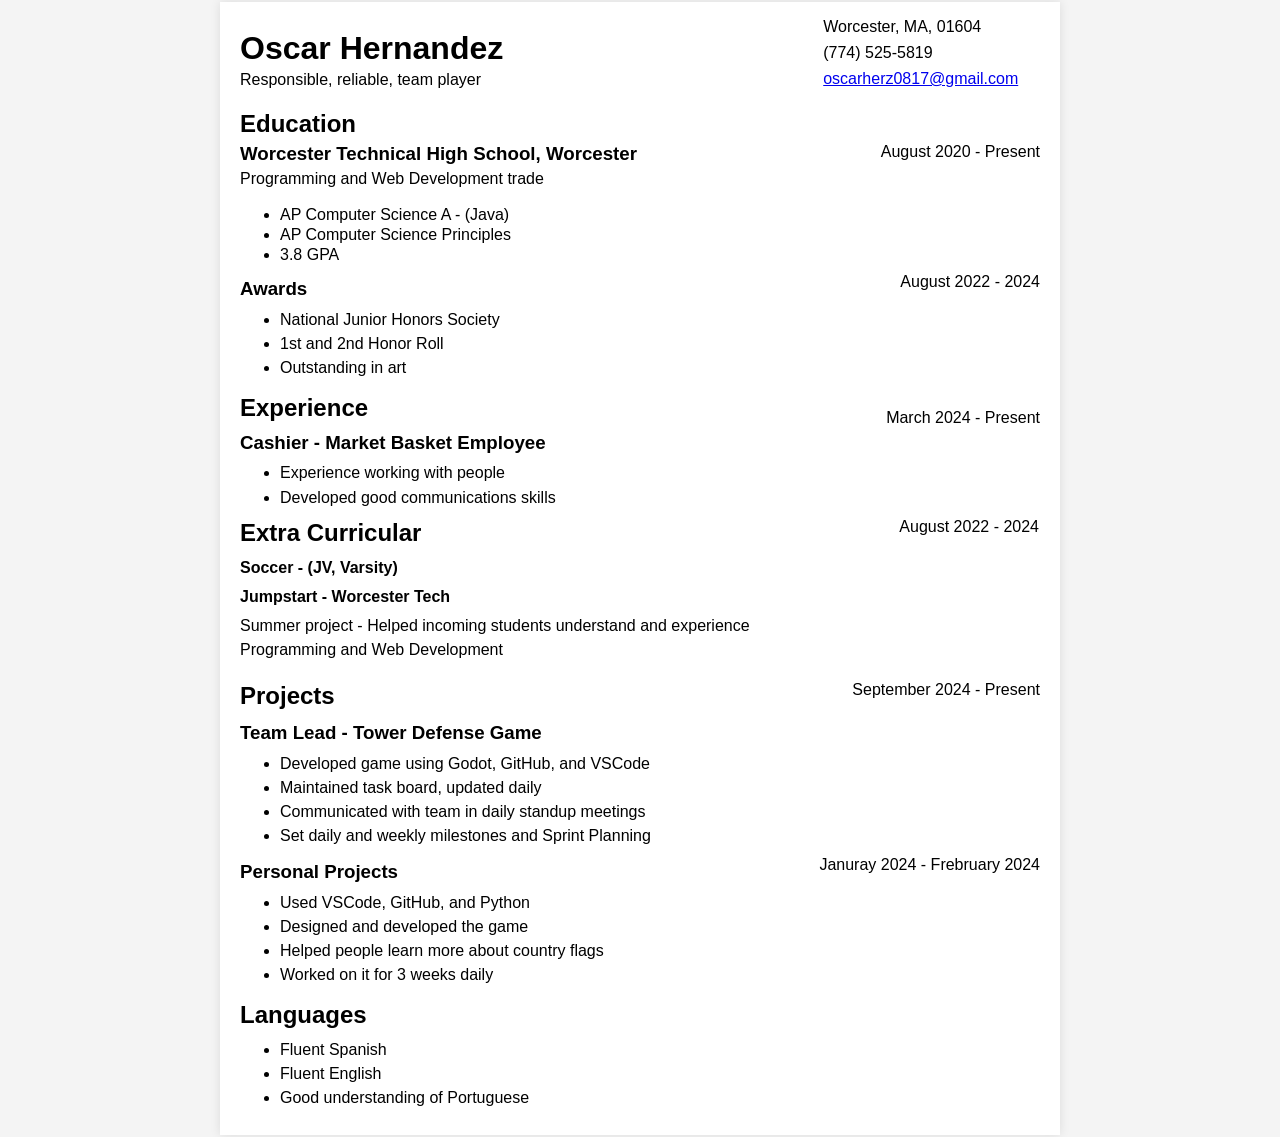
<file: index.html>
<!DOCTYPE html>
<html lang="en">
<head>
    <meta charset="UTF-8">
    <meta name="viewport" content="width=device-width, initial-scale=1.0">
    <title>Oscar's Resume</title>
    <link rel="stylesheet" href="style.css">
</head>
<body>
    
    <div class="resume">
        <header>
            <div>
                <h1> Oscar Hernandez</h1>
                <p>Responsible, reliable, team player</p>
            </div>
            <div>
                <p>Worcester, MA, 01604</p>
                <p>(774) 525-5819</p>
                <p><a href="oscarherz0817@gmail.com">oscarherz0817@gmail.com</a> </p>
            </div>
            </ul>
        </header>

        <section class="education">
            <div>
                <h2> Education </h2>
            <h3>Worcester Technical High School, Worcester</h3>
            <p>Programming and Web Development trade</p>
                <ul>
                    <li>AP Computer Science A - (Java)</li>
                    <li>AP Computer Science Principles</li>
                    <li>3.8 GPA</li>
                </ul>
            </div>
            <div>
                <p>August 2020 - Present</p>
            </div>
        </section>

        <section class="awards">
            <div>
                <h3>Awards</h3>
                <ul>
                    <li>National Junior Honors Society</li>
                    <li>1st and 2nd Honor Roll</li>
                    <li>Outstanding in art</li>
                </ul>
            </div>

            <div>
                <p>August 2022 - 2024</p>
            </div>
                
        </section>
   
        <section class="experience">
            <div>
                <h2>Experience</h2>
                <h3>Cashier - Market Basket Employee</h3>
                    <ul>
                        <li>Experience working with people</li>
                        <li>Developed good communications skills</li>
                    </ul>
            </div>
            <div>
                <p>March 2024 - Present </p>
            </div>
        </section>

        <section class="curricular">
            <div>
                <h2>Extra Curricular</h2>
                <h4>Soccer - (JV, Varsity)</h4>
                <h4>Jumpstart - Worcester Tech</h4>
                <p>Summer project - Helped incoming students understand and experience Programming and Web Development </p>
            </div>
            <div>
                <p>August 2022 - 2024</p>
            </div>
        </section>

        <section class="projects">
            <div>
                <h2>Projects</h2>
                <h3>Team Lead - Tower Defense Game</h3>
                <ul>
                    <li>Developed game using Godot, GitHub, and VSCode</li>
                    <li>Maintained task board, updated daily</li>
                    <li>Communicated with team in daily standup meetings</li>
                    <li>Set daily and weekly milestones and Sprint Planning</li>
                </ul>
            </div>
            <div>
                <p>September 2024 - Present</p>
            </div>
        </section>

        <section class="personal">
            <div>
                <h3>Personal Projects</h3>
                <ul>
                    <li>Used VSCode, GitHub, and Python</li>
                    <li>Designed and developed the game</li>
                    <li>Helped people learn more about country flags</li>
                    <li>Worked on it for 3 weeks daily</li>
                </ul>               
            </div>
            <div>
                <p>Januray 2024 - Frebruary 2024</p>
            </div>
        </section>

        <section class="Languages">
            <h2>Languages</h2>
            <ul>
                <li>Fluent Spanish</li>
                <li>Fluent English</li>
                <li>Good understanding of Portuguese</li>
            </ul>
        </section>  
    </div>      
</body>
</html>
</file>
<file: style.css>
body {
    font-family: Arial, sans-serif;
    line-height: 1.5;
    margin: 0;
    padding: 0;
    background-color: #f4f4f4;
}

.resume {
    max-width: 800px;
    margin: 2px auto;
    padding: 20px;
    background: #fff;
    box-shadow: 0 0 10px rgb(0,0,0,0.1);
}

header { 
    display: flex;
    column-gap: 40%;
    line-height: 10px;
    div {
    text-align: left;
    }
    padding-bottom: 1px;
    margin-bottom: 2px;
}

.education {
    display: flex;
    justify-content: space-between;
    margin-top: 0px;
    div {
        line-height: 20px;
    }
}

.education > div:last-child {
    margin-top: 38px;
}

.awards {
    display: flex;
    justify-content: space-between;
    margin-top: 0px;
    margin-bottom: 0px;
}

.awards > div:last-child {
    margin-top: 0px;
    
}

.experience {
    display: flex;
    justify-content: space-between;
    margin-top: 0px;
    div {
        line-height: 25px;
    }
}

.experience > div:last-child {
    margin-top: 20px;
}

.curricular {
    display: flex;
    justify-content: space-between;
    margin-left: 0px;
}

.curricular > div:last-child {
    margin-left: 90px;
    width: 24%;
}





.curricular h2 {
    margin-bottom: 0px;
    margin-top: 0px;
}

.projects {
    display: flex;
    justify-content: space-between;
    
}

.projects h2 {
    margin-top: 0px;
    margin-bottom: 0px;
}


.personal {
    display: flex;
    justify-content: space-between;
}



p {
    margin-top: 0px;
}



h4 {
    margin-top: 5px;
    margin-bottom: 5px;
}

h2 {
    margin-top: 10px;
    margin-bottom: 10px;
}

h3 {
    margin-top: 5px ;
    margin-bottom: 5px;
}

ul {
    margin-bottom: 5px;
    margin-top: 0px;
}

.Languages h2 {
    margin-top: 5px;
    margin-bottom: 5px;
}
</file>
